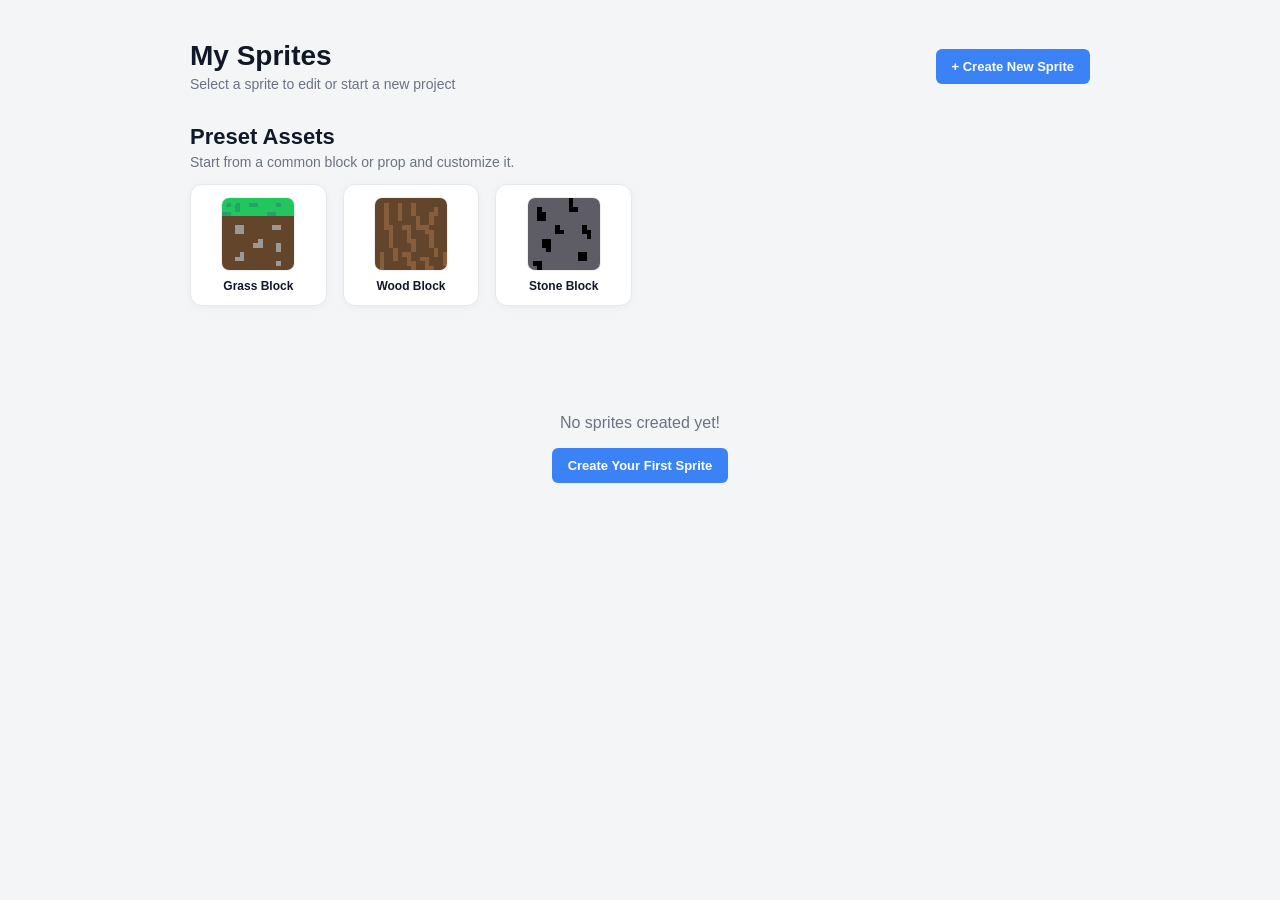
<file: index.html>
<!DOCTYPE html>
<html lang="en">
<head>
  <meta charset="UTF-8">
  <title>Pixel Editor - Home</title>
  <link rel="stylesheet" href="style.css">
</head>
<body>
  <div class="app-container">
    <header class="gallery-header">
      <div>
        <h1>My Sprites</h1>
        <p class="subtitle">Select a sprite to edit or start a new project</p>
      </div>
      <button id="createNewBtn" class="btn btn-primary">+ Create New Sprite</button>
    </header>

    <section class="preset-section">
      <div class="preset-header">
        <h2>Preset Assets</h2>
        <p>Start from a common block or prop and customize it.</p>
      </div>
      <div id="presetGrid" class="preset-grid"></div>
    </section>

    <div class="sprite-grid" id="spriteGrid">
      <!-- Sprite cards render dynamically -->
    </div>
  </div>

  <script>
    const STORAGE_KEY = 'pixel_sprites';

    function getSprites() {
      try {
        return JSON.parse(localStorage.getItem(STORAGE_KEY)) || {};
      } catch (e) {
        return {};
      }
    }

    function deleteSprite(id, event) {
      event.stopPropagation();
      if (confirm('Are you sure you want to delete this sprite?')) {
        const sprites = getSprites();
        delete sprites[id];
        localStorage.setItem(STORAGE_KEY, JSON.stringify(sprites));
        renderGallery();
      }
    }

    function createNewSprite() {
      const newId = 'sprite_' + Date.now();
      window.location.href = `editor.html?id=${newId}`;
    }

    function clonePresetToLibrary(asset) {
      const sprites = getSprites();
      const newId = 'sprite_' + Date.now();
      const clone = {
        id: newId,
        name: `${asset.name} Copy`,
        updatedAt: Date.now(),
        gridWidth: asset.gridWidth,
        gridHeight: asset.gridHeight,
        pixels: asset.pixels.map(row => row.slice())
      };

      sprites[newId] = clone;
      localStorage.setItem(STORAGE_KEY, JSON.stringify(sprites));
      window.location.href = `editor.html?id=${newId}`;
    }

    async function loadPresetAssets() {
      const grid = document.getElementById('presetGrid');
      if (!grid) return;

      try {
        const response = await fetch('./presets.json');
        if (!response.ok) throw new Error('Failed to load presets');
        const presetAssets = await response.json();

        grid.innerHTML = '';

        presetAssets.forEach(asset => {
          const card = document.createElement('button');
          card.type = 'button';
          card.className = 'preset-card';
          card.title = `Use ${asset.name}`;
          card.onclick = () => clonePresetToLibrary(asset);

          const canvas = document.createElement('canvas');
          canvas.width = 96;
          canvas.height = 96;
          const ctx = canvas.getContext('2d');
          const pixelSize = Math.min(96 / asset.gridWidth, 96 / asset.gridHeight);
          const offsetX = (96 - asset.gridWidth * pixelSize) / 2;
          const offsetY = (96 - asset.gridHeight * pixelSize) / 2;

          ctx.clearRect(0, 0, canvas.width, canvas.height);

          for (let r = 0; r < asset.gridHeight; r++) {
            const row = Array.isArray(asset.pixels?.[r]) ? asset.pixels[r] : [];
            for (let c = 0; c < asset.gridWidth; c++) {
              const color = row[c];
              if (!color) continue;
              ctx.fillStyle = color;
              ctx.fillRect(offsetX + c * pixelSize, offsetY + r * pixelSize, pixelSize, pixelSize);
            }
          }

          const label = document.createElement('span');
          label.className = 'preset-name';
          label.textContent = asset.name;

          card.appendChild(canvas);
          card.appendChild(label);
          grid.appendChild(card);
        });
      } catch (error) {
        console.error(error);
        const isFileOrigin = window.location.protocol === 'file:';
        grid.innerHTML = isFileOrigin
          ? '<p class="empty-state">Preset assets unavailable. Open the project through a local web server, for example: python3 -m http.server 8000</p>'
          : '<p class="empty-state">Preset assets unavailable.</p>';
      }
    }

    function renderGallery() {
      const grid = document.getElementById('spriteGrid');
      const sprites = getSprites();
      const spriteList = Object.values(sprites).sort((a, b) => b.updatedAt - a.updatedAt);

      grid.innerHTML = '';

      if (spriteList.length === 0) {
        grid.innerHTML = `
          <div class="empty-state">
            <p>No sprites created yet!</p>
            <button class="btn btn-primary" onclick="createNewSprite()">Create Your First Sprite</button>
          </div>
        `;
        return;
      }

      spriteList.forEach(sprite => {
        const card = document.createElement('div');
        card.className = 'sprite-card';
        card.onclick = () => window.location.href = `editor.html?id=${sprite.id}`;

        const canvas = document.createElement('canvas');
        canvas.width = 128;
        canvas.height = 128;
        const ctx = canvas.getContext('2d');

        const spriteWidth = sprite.gridWidth || 16;
        const spriteHeight = sprite.gridHeight || 16;
        const pixelSize = Math.min(128 / spriteWidth, 128 / spriteHeight);
        const offsetX = (128 - spriteWidth * pixelSize) / 2;
        const offsetY = (128 - spriteHeight * pixelSize) / 2;

        ctx.fillStyle = '#ffffff';
        ctx.fillRect(0, 0, canvas.width, canvas.height);

        for (let r = 0; r < spriteHeight; r++) {
          for (let c = 0; c < spriteWidth; c++) {
            const row = sprite.pixels?.[r] || [];
            const color = row[c];
            if (color == null || color === '' || color === 'transparent') continue;
            ctx.fillStyle = color;
            ctx.fillRect(offsetX + c * pixelSize, offsetY + r * pixelSize, pixelSize, pixelSize);
          }
        }

        const info = document.createElement('div');
        info.className = 'card-info';

        const titleRow = document.createElement('div');
        titleRow.className = 'card-title-row';

        const nameInput = document.createElement('input');
        nameInput.type = 'text';
        nameInput.className = 'sprite-name-input card-name-input';
        nameInput.value = sprite.name || 'Untitled Sprite';
        nameInput.setAttribute('aria-label', 'Sprite name');
        nameInput.addEventListener('change', (e) => {
          const sprites = getSprites();
          if (!sprites[sprite.id]) return;

          sprites[sprite.id].name = e.target.value.trim() || 'Untitled Sprite';
          sprites[sprite.id].updatedAt = Date.now();
          localStorage.setItem(STORAGE_KEY, JSON.stringify(sprites));
          renderGallery();
        });

        const deleteBtn = document.createElement('button');
        deleteBtn.className = 'btn-delete';
        deleteBtn.title = 'Delete';
        deleteBtn.textContent = '✕';
        deleteBtn.onclick = (e) => deleteSprite(sprite.id, e);

        titleRow.appendChild(nameInput);
        titleRow.appendChild(deleteBtn);

        const date = document.createElement('span');
        date.className = 'sprite-date';
        date.textContent = `Edited ${new Date(sprite.updatedAt).toLocaleDateString()}`;

        info.appendChild(titleRow);
        info.appendChild(date);

        card.appendChild(canvas);
        card.appendChild(info);
        grid.appendChild(card);
      });
    }

    document.getElementById('createNewBtn').addEventListener('click', createNewSprite);
    loadPresetAssets();
    renderGallery();
  </script>
</body>
</html>
</file>
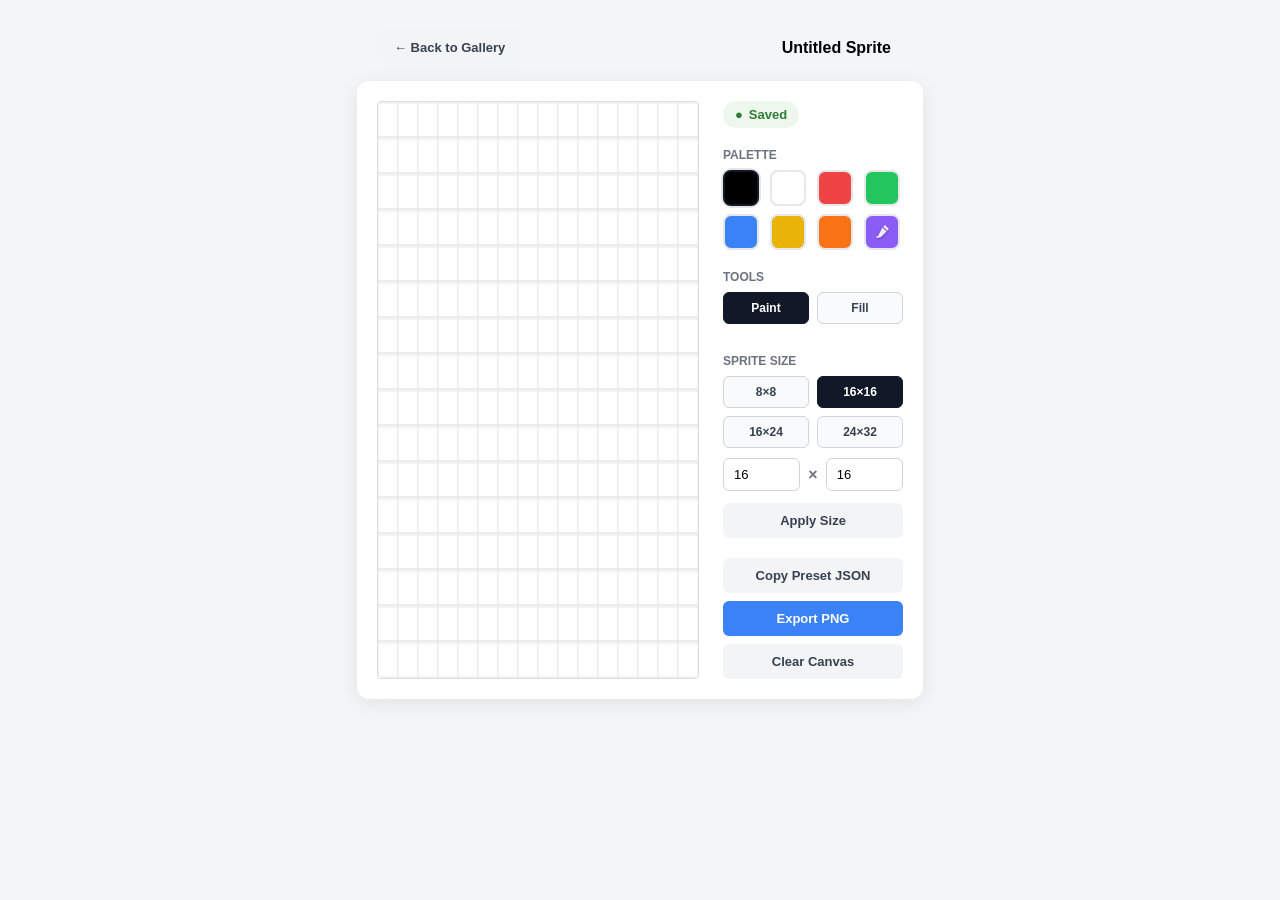
<file: editor.html>
<!DOCTYPE html>
<html lang="en">
<head>
  <meta charset="UTF-8">
  <title>Pixel Editor</title>
  <link rel="stylesheet" href="style.css">
</head>
<body>

<div class="editor-layout">
  <header class="editor-nav">
    <a href="index.html" class="btn btn-secondary">← Back to Gallery</a>
    <input type="text" id="spriteNameInput" class="sprite-title-input" value="Untitled Sprite" placeholder="Sprite Name..." aria-label="Sprite name">
  </header>

  <div class="editor-container">
    <!-- Left Side: Canvas -->
    <canvas id="editor" width="320" height="320"></canvas>

    <!-- Right Side: Sidebar Controls -->
    <div class="sidebar">
      <!-- Save Indicator -->
      <div id="statusBadge" class="status-badge">
        <span id="statusDot">●</span>
        <span id="statusText">Saved</span>
      </div>

      <!-- Color Palette -->
      <div>
        <div class="section-title">Palette</div>
        <div class="palette-grid" id="paletteGrid"></div>
      </div>

      <!-- Tools -->
      <div>
        <div class="section-title">Tools</div>
        <div class="tool-buttons">
          <button class="tool-btn active" data-tool="paint">Paint</button>
          <button class="tool-btn" data-tool="fill">Fill</button>
        </div>
      </div>

      <!-- Sprite Size -->
      <div>
        <div class="section-title">Sprite Size</div>
        <div class="size-presets">
          <button class="size-btn" data-width="8" data-height="8">8×8</button>
          <button class="size-btn active" data-width="16" data-height="16">16×16</button>
          <button class="size-btn" data-width="16" data-height="24">16×24</button>
          <button class="size-btn" data-width="24" data-height="32">24×32</button>
        </div>
        <div class="custom-size-row">
          <input id="customGridWidthInput" type="number" min="1" max="64" value="16" class="custom-size-input" aria-label="Sprite width">
          <span class="size-multiplier">×</span>
          <input id="customGridHeightInput" type="number" min="1" max="64" value="16" class="custom-size-input" aria-label="Sprite height">
        </div>
        <button id="customGridSizeApply" class="btn btn-secondary btn-small full-width">Apply Size</button>
      </div>

      <!-- Actions -->
      <div class="actions">
        <button id="copyPresetBtn" class="btn btn-secondary btn-small">Copy Preset JSON</button>
        <button id="exportBtn" class="btn btn-primary">Export PNG</button>
        <button id="clearBtn" class="btn btn-secondary">Clear Canvas</button>
      </div>
    </div>
  </div>
</div>

<script src="script.js"></script>
</body>
</html>
</file>
<file: style.css>
body {
  font-family: -apple-system, BlinkMacSystemFont, "Segoe UI", Roboto, sans-serif;
  background-color: #f4f5f7;
  color: #111827;
  margin: 0;
  padding: 0;
}

/* App Containers */
.app-container {
  max-width: 900px;
  margin: 40px auto;
  padding: 0 20px;
}

.editor-layout {
  display: flex;
  flex-direction: column;
  align-items: center;
  padding: 30px;
}

.editor-nav {
  display: flex;
  align-items: center;
  justify-content: space-between;
  width: 524px;
  margin-bottom: 16px;
}

.sprite-title-input {
  font-size: 16px;
  font-weight: 600;
  border: 1px solid transparent;
  background: transparent;
  padding: 6px 10px;
  border-radius: 6px;
  text-align: right;
}

.sprite-title-input:hover, .sprite-title-input:focus {
  background: #ffffff;
  border-color: #dcdcdc;
  outline: none;
}

/* Gallery Styles */
.gallery-header {
  display: flex;
  justify-content: space-between;
  align-items: center;
  margin-bottom: 32px;
}

.gallery-header h1 {
  margin: 0;
  font-size: 28px;
}

.subtitle {
  margin: 4px 0 0 0;
  color: #6b7280;
  font-size: 14px;
}

.sprite-grid {
  display: grid;
  grid-template-columns: repeat(auto-fill, minmax(180px, 1fr));
  gap: 20px;
}

.sprite-card {
  background: #ffffff;
  border-radius: 12px;
  padding: 12px;
  box-shadow: 0 2px 8px rgba(0, 0, 0, 0.06);
  cursor: pointer;
  transition: transform 0.15s, box-shadow 0.15s;
  display: flex;
  flex-direction: column;
  align-items: center;
}

.sprite-card:hover {
  transform: translateY(-2px);
  box-shadow: 0 6px 16px rgba(0, 0, 0, 0.1);
}

.sprite-card canvas {
  border: 1px solid #eee;
  border-radius: 6px;
  image-rendering: pixelated;
  width: 100%;
  height: auto;
  aspect-ratio: 1;
}

.card-info {
  width: 100%;
  margin-top: 10px;
}

.card-title-row {
  display: flex;
  justify-content: space-between;
  align-items: center;
}

.sprite-name,
.sprite-name-input {
  font-weight: 600;
  font-size: 14px;
}

.sprite-name-input {
  width: 100%;
  border: 1px solid transparent;
  background: transparent;
  padding: 4px 6px;
  border-radius: 6px;
  color: #111827;
  min-width: 0;
}

.sprite-name-input:hover,
.sprite-name-input:focus {
  border-color: #d1d5db;
  background: #ffffff;
  outline: none;
}

.card-name-input {
  flex: 1;
}

.sprite-date {
  font-size: 11px;
  color: #9ca3af;
}

.btn-delete {
  background: transparent;
  border: none;
  color: #ef4444;
  cursor: pointer;
  padding: 2px 6px;
  border-radius: 4px;
  font-size: 12px;
}

.btn-delete:hover {
  background: #fee2e2;
}

.empty-state {
  grid-column: 1 / -1;
  text-align: center;
  padding: 60px 0;
  color: #6b7280;
}

.preset-section {
  margin-bottom: 32px;
}

.preset-header {
  margin-bottom: 14px;
}

.preset-header h2 {
  margin: 0 0 4px 0;
  font-size: 22px;
}

.preset-header p {
  margin: 0;
  color: #6b7280;
  font-size: 14px;
}

.preset-grid {
  display: grid;
  grid-template-columns: repeat(auto-fill, minmax(120px, 1fr));
  gap: 16px;
}

.preset-card {
  display: flex;
  flex-direction: column;
  align-items: center;
  gap: 8px;
  background: #ffffff;
  border: 1px solid #e5e7eb;
  border-radius: 12px;
  padding: 12px 10px;
  cursor: pointer;
  box-shadow: 0 2px 8px rgba(0, 0, 0, 0.04);
  transition: transform 0.15s, box-shadow 0.15s;
  color: #111827;
}

.preset-card:hover {
  transform: translateY(-2px);
  box-shadow: 0 6px 16px rgba(0, 0, 0, 0.08);
}

.preset-card canvas {
  width: 72px;
  height: 72px;
  border: 1px solid #eee;
  border-radius: 8px;
  background: linear-gradient(45deg, #f3f4f6 25%, transparent 25%), linear-gradient(-45deg, #f3f4f6 25%, transparent 25%), linear-gradient(45deg, transparent 75%, #f3f4f6 75%), linear-gradient(-45deg, transparent 75%, #f3f4f6 75%);
  background-size: 12px 12px;
  background-position: 0 0, 0 6px, 6px -6px, -6px 0;
  image-rendering: pixelated;
}

.preset-name {
  font-size: 12px;
  font-weight: 600;
  text-align: center;
}

/* Editor Container */
.editor-container {
  display: flex;
  gap: 24px;
  background: #ffffff;
  padding: 20px;
  border-radius: 12px;
  box-shadow: 0 4px 20px rgba(0, 0, 0, 0.08);
}

canvas {
  border: 1px solid #dcdcdc;
  cursor: crosshair;
  border-radius: 4px;
  image-rendering: pixelated;
}

.sidebar {
  display: flex;
  flex-direction: column;
  width: 180px;
  gap: 20px;
}

/* Status Badge */
.status-badge {
  display: inline-flex;
  align-items: center;
  gap: 6px;
  font-size: 13px;
  font-weight: 600;
  color: #2e7d32;
  background: #edf7ed;
  padding: 6px 12px;
  border-radius: 20px;
  width: fit-content;
}

.status-badge.saving {
  color: #d97706;
  background: #fef3c7;
}

/* Palette Grid */
.section-title {
  font-size: 12px;
  font-weight: 700;
  text-transform: uppercase;
  color: #6b7280;
  margin-bottom: 8px;
}

.palette-grid {
  display: grid;
  grid-template-columns: repeat(4, 1fr);
  gap: 8px;
}

.swatch {
  width: 36px;
  height: 36px;
  border-radius: 8px;
  border: 2px solid #e5e7eb;
  cursor: pointer;
  position: relative;
  box-sizing: border-box;
  transition: transform 0.1s;
  display: flex;
  align-items: center;
  justify-content: center;
}

.swatch:hover {
  transform: scale(1.05);
}

.swatch.active {
  border-color: #111827;
  box-shadow: 0 0 0 2px rgba(0, 0, 0, 0.1);
}

.custom-swatch {
  overflow: hidden;
}

.swatch-picker-icon {
  position: relative;
  z-index: 1;
  display: flex;
  align-items: center;
  justify-content: center;
  width: 16px;
  height: 16px;
  color: rgba(255, 255, 255, 0.9);
  filter: drop-shadow(0 1px 1px rgba(0, 0, 0, 0.35));
  pointer-events: none;
}

.swatch-picker-icon svg {
  width: 100%;
  height: 100%;
}

.swatch-color-input {
  position: absolute;
  top: 0;
  left: 0;
  width: 100%;
  height: 100%;
  opacity: 0;
  cursor: pointer;
  z-index: 2;
}

.tool-buttons {
  display: grid;
  grid-template-columns: repeat(2, minmax(0, 1fr));
  gap: 8px;
  margin-bottom: 10px;
}

.tool-btn,
.size-btn {
  border: 1px solid #d1d5db;
  background: #f9fafb;
  color: #374151;
  border-radius: 6px;
  padding: 8px 6px;
  font-size: 12px;
  font-weight: 600;
  cursor: pointer;
  transition: all 0.15s ease;
}

.tool-btn:hover,
.size-btn:hover {
  background: #f3f4f6;
}

.tool-btn.active,
.size-btn.active {
  background: #111827;
  color: white;
  border-color: #111827;
}

.size-presets {
  display: grid;
  grid-template-columns: repeat(2, minmax(0, 1fr));
  gap: 8px;
  margin-bottom: 10px;
}

.size-btn:hover {
  background: #f3f4f6;
}

.size-btn.active {
  background: #111827;
  color: white;
  border-color: #111827;
}

.custom-size-row {
  display: flex;
  gap: 8px;
  align-items: center;
  margin-bottom: 8px;
}

.custom-size-input {
  flex: 1;
  width: 100%;
  border: 1px solid #d1d5db;
  border-radius: 6px;
  padding: 8px 10px;
  font-size: 13px;
  box-sizing: border-box;
}

.size-multiplier {
  color: #6b7280;
  font-weight: 700;
}

.btn-small {
  padding: 8px 10px;
  font-size: 12px;
}

.full-width {
  width: 100%;
  margin-top: 4px;
}

/* Buttons */
.actions {
  display: flex;
  flex-direction: column;
  gap: 8px;
  margin-top: auto;
}

.btn {
  padding: 10px 16px;
  border: none;
  border-radius: 6px;
  font-weight: 600;
  cursor: pointer;
  font-size: 13px;
  text-decoration: none;
  display: inline-block;
}

.btn-primary {
  background: #3b82f6;
  color: white;
}

.btn-primary:hover {
  background: #2563eb;
}

.btn-secondary {
  background: #f3f4f6;
  color: #374151;
}

.btn-secondary:hover {
  background: #e5e7eb;
}
</file>
